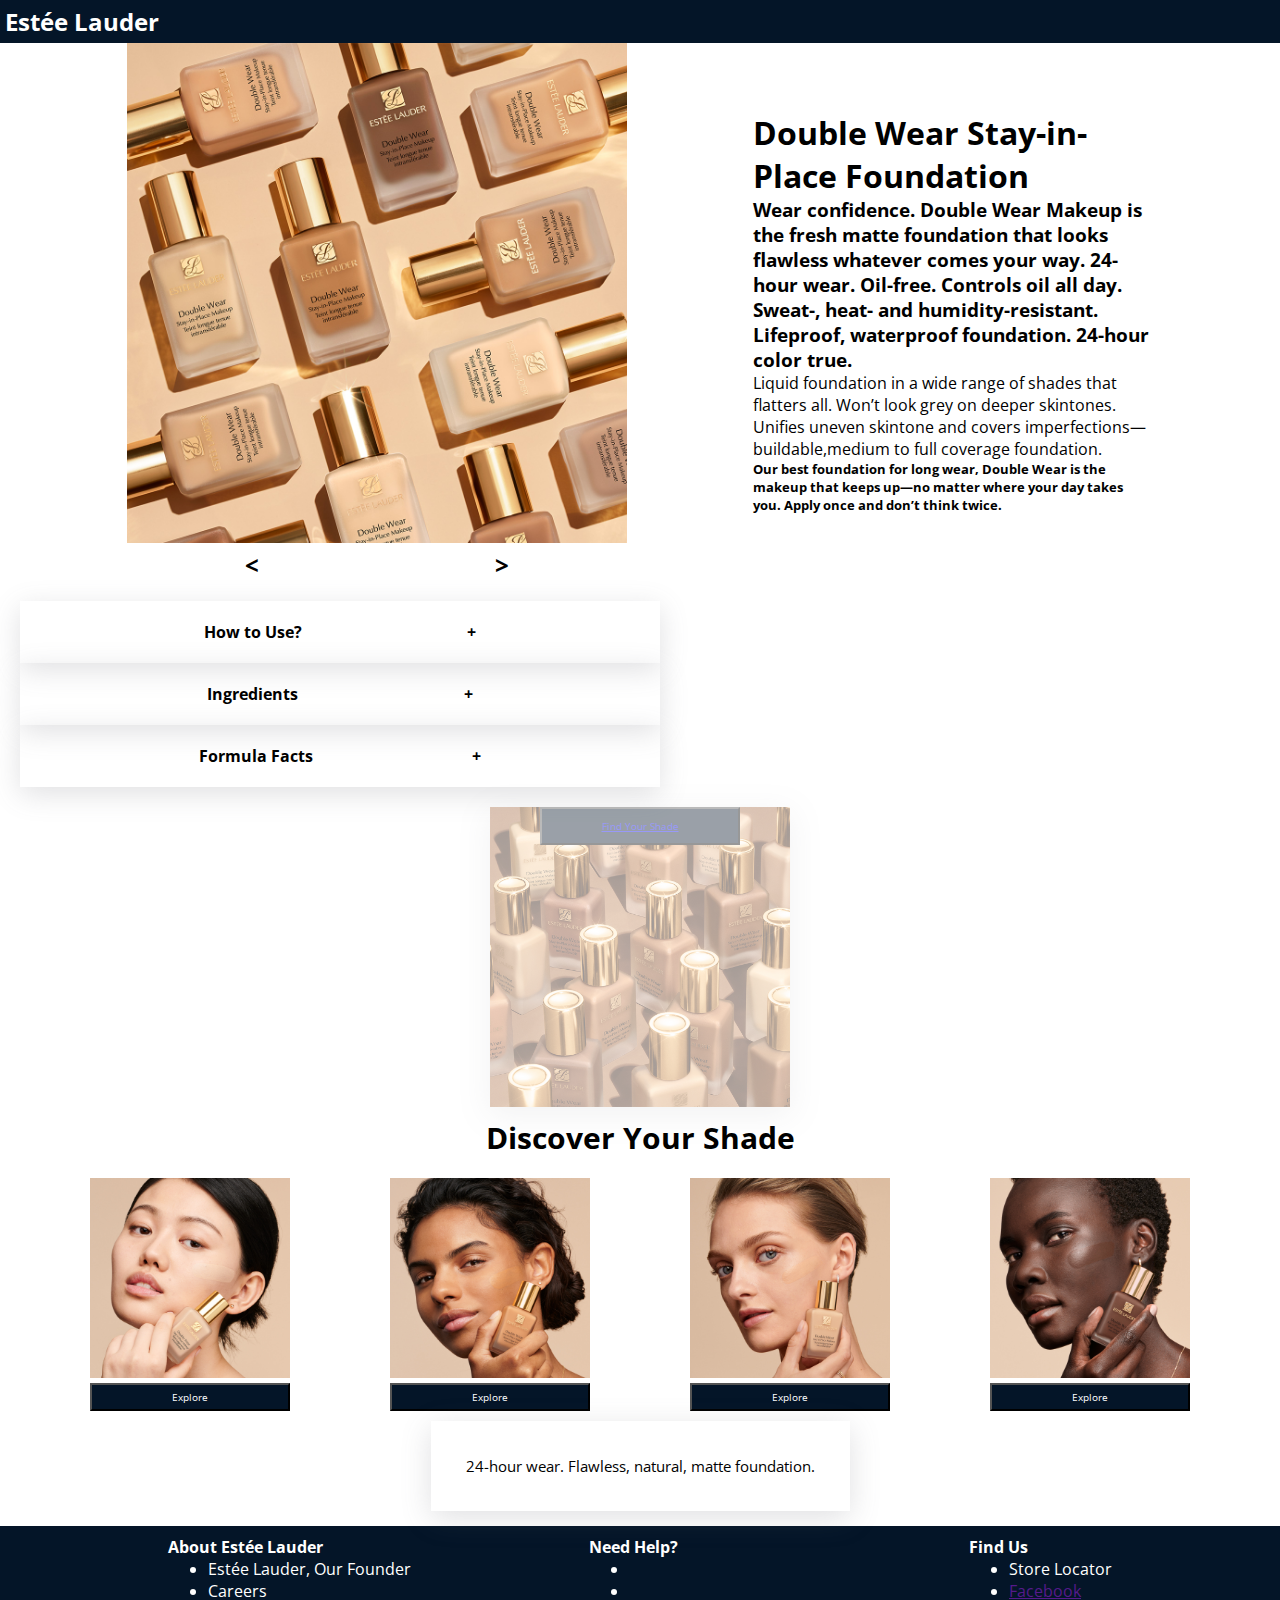
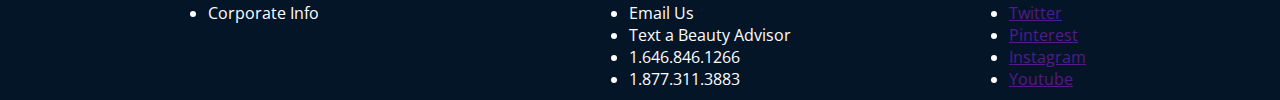
<file: index.html>
<!DOCTYPE html>
<html>
  <head>
    <meta charset="utf-8">
    <meta name="viewport" content="width=device-width">
    <title>repl.it</title>
    <link href="style.css" rel="stylesheet" type="text/css" />
    <link rel="stylesheet" href="shade.css">

    <link rel="preconnect" href="https://fonts.googleapis.com">
    <link rel="preconnect" href="https://fonts.gstatic.com" crossorigin>
    <link href="https://fonts.googleapis.com/css2?family=Open+Sans:ital@1&display=swap" rel="stylesheet">
  </head>
  <header>
   <nav>
     <h2>
       Estée Lauder
     </h2>
   </nav>
  </header>
  <body>
    <div class="intro">
      <div class="intro-img">
        <img id="i-img1" src="intro/1.jpg" alt="">
        <img id="i-img2" src="intro/2.jpg" alt="">
        <img id="i-img3" src="intro/3.jpg" alt="">
        <div class="pass"> 
          <h2 id="back"><</h2> 
          <h2 id="front">></h2>
        </div>
      </div>
      <div class="intro-txt">
        <h1>Double Wear Stay-in-Place Foundation</h1>
        <h3>Wear confidence. Double Wear Makeup is the fresh matte foundation that looks flawless whatever comes your way. 24-hour wear. Oil-free. Controls oil all day. Sweat-, heat- and humidity-resistant. Lifeproof, waterproof foundation. 24-hour color true.</h3>
        
        <p>Liquid foundation in a wide range of shades that flatters all. Won’t look grey on deeper skintones.
          
        Unifies uneven skintone and covers imperfections—buildable,medium to full coverage foundation.</p>

        <h5>Our best foundation for long wear, Double Wear is the makeup that keeps up—no matter where your day takes you. Apply once and don’t think twice.</h5>
      </div>
    </div>
<center>
    <div class="box">
      <div class="box-info">
        <div class="qq">
          <h4 class="q">How to Use?</h4>
          <h4 class="plus" id="sum1">+</h4>
        </div>
        
        <p class="a"  id="a1">Using fingertips, sponge or foundation brush, smooth the liquid foundation over skin. Start at center of face and blending outward.<br><br>
          
        Add a little more to build it as a full coverage foundation.<br><br>
        
        PRO TIPS <br><br>
        
        Shake well, and allow any liquid foundation to dry completely before confirming it’s your perfect shade. <br> <br>
        
        And always test it on your face (not your arm or wrist) for the most accurate results.</p>
        
        <div class="qq">
          <h4 class="q">Ingredients</h4>
          <h4 class="plus" id="sum2">+</h4>
        </div>

        <p class="a"  id="a2">Ingredients: Water\Aqua\Eau , Cyclopentasiloxane , Trimethylsiloxysilicate , Peg/Ppg-18/18 Dimethicone , Butylene Glycol , Tribehenin , Polyglyceryl-3 Diisostearate , Magnesium Sulfate , Tocopheryl Acetate , Polymethylsilsesquioxane , Methicone , Laureth-7 , Xanthan Gum , Alumina , Sodium Dehydroacetate , Disteardimonium Hectorite , Cellulose Gum , Propylene Carbonate , Pentaerythrityl Tetra-Di-T-Butyl Hydroxyhydrocinnamate , Phenoxyethanol , [+/- Iron Oxides (Ci 77491,Ci 77492, Ci 77499) , Mica , Titanium Dioxide (Ci 77891)] ILN39010 <br><br>
        Please be aware that ingredient lists may change or vary from time to time. Please refer to the ingredient list on the product package you receive for the most up to date list of ingredients.</p>

        
        <div class="qq">
          <h4 class="q">Formula Facts</h4>
          <h4 class="plus" id="sum3">+</h4>
        </div>

        <p class="a"  id="a3"></p>
      </div>

    </div>
  </center>

<center>
    <div class="img-detect">
      <button> <a href="ai.html"> Find Your Shade</a></button>
    </div>
</center>

    <h2 id="disc">Discover Your Shade</h2>
    
    <div class="shadetypes">

      <div class="shade">
        <img id="mimg1" src="model/1.jpg" alt="">
        <img id="mimg11" src="model/11.jpg" alt=""><br>
        <button>Explore</button>
      </div>

      <div class="shade">
        <img id="mimg2" src="model/2.jpg" alt="">
        <img id="mimg21" src="model/21.jpg" alt=""><br>
        <button>Explore</button>
      </div>

      <div class="shade">
        <img id="mimg3" src="model/3.jpg" alt="">
        <img id="mimg31" src="model/31.jpg" alt=""><br>
        <button>Explore</button>
      </div>

      <div class="shade">
        <img id="mimg4" src="model/4.jpg" alt="">
        <img id="mimg41" src="model/41.jpg" alt=""><br>
        <button>Explore</button>
      </div>
    </div>

    <div class="typesColorShades">
       <div class="colorshade" id="s-1">
        <img src="colors/1.jpg" alt="">

        <div class="color-s">
          <div class="c">
            <div class="circle" id=""> </div>
            <div class="circle" id=""> </div>
            <div class="circle" id=""> </div>
            <div class="circle" id=""> </div>
          </div>

          <div class="c">            
            <div class="circle" id=""></div>
            <div class="circle" id=""></div>
            <div class="circle" id=""></div>
            <div class="circle" id=""></div>
          </div>

          <div class="c">            
            <div class="circle" id=""></div>
            <div class="circle" id=""></div>
            <div class="circle" id=""></div>
            <div class="circle" id=""></div>
          </div>
        </div>
      </div>

      <div class="colorshade" id="s-2">
        <img src="colors/2.jpg" alt="">

        <div class="color-s">
          <div class="c">
            <div class="circle" id=""></div>
            <div class="circle" id=""></div>
            <div class="circle" id=""></div>
            <div class="circle" id=""></div>
          </div>

          <div class="c">            
            <div class="circle" id=""></div>
            <div class="circle" id=""></div>
            <div class="circle" id=""></div>
            <div class="circle" id=""></div>
          </div>

          <div class="c">            
            <div class="circle" id=""></div>
            <div class="circle" id=""></div>
            <div class="circle" id=""></div>
            <div class="circle" id=""></div>
          </div>
        </div>
      </div>

      <div class="colorshade" id="s-3">
        <img src="colors/3.jpg" alt="">

        <div class="color-s">
          <div class="c">
            <div class="circle" id=""></div>
            <div class="circle" id=""></div>
            <div class="circle" id=""></div>
            <div class="circle" id=""></div>
          </div>

          <div class="c">
            <div class="circle" id=""></div>
            <div class="circle" id=""></div>
            <div class="circle" id=""></div>
            <div class="circle" id=""></div>
          </div>

          <div class="c">
            <div class="circle" id=""></div>
            <div class="circle" id=""></div>
            <div class="circle" id=""></div>
            <div class="circle" id=""></div>
          </div>
        </div>
      </div>

      <div class="colorshade" id="s-4">
        <img src="colors/4.jpg" alt="">

        <div class="color-s">
          <div class="c">
            <div class="circle" id=""></div>
            <div class="circle" id=""></div>
            <div class="circle" id=""></div>
            <div class="circle" id=""></div>
          </div>

          <div class="c">
            <div class="circle" id=""></div>
            <div class="circle" id=""></div>
            <div class="circle" id=""></div>
            <div class="circle" id=""></div>
          </div>

          <div class="c">
            <div class="circle" id=""></div>
            <div class="circle" id=""></div>
            <div class="circle" id=""></div>
            <div class="circle" id=""></div>
          </div>
        </div>
      </div>

    </div>

   <div class="facts-b">
    <div class="facts">
      <center><p id="f"></p></center>
    </div>
  </div>

   <footer>
      <div class="foot">
       <h4>About Estée Lauder</h4>
       <ul>
         <li>Estée Lauder, Our Founder</li>
         <li>Careers</li>
         <li>Corporate Info</li>
       </ul>
     </div>

     <div class="foot">
       <h4>Need Help?</h4>
       <ul>
         <li></li>
         <li></li>
         <li>Email Us</li>
         <li>Text a Beauty Advisor</li>
         <li>1.646.846.1266</li>
         <li>1.877.311.3883</li>
       </ul>
     </div>

    <div class="foot">
      <h4>Find Us</h4>
       <ul>
         <li>Store Locator</li>
         <li><a href="">Facebook</a></li>
         <li><a href="">Twitter</a></li>
         <li><a href="">Pinterest</a></li>
         <li><a href="">Instagram</a></li>
         <li><a href="">Youtube</a></li>
       </ul>
     </div>

   </footer>
    <script src="script.js"></script>
  </body>
</html>
</file>
<file: style.css>
*{
  margin: 0;
  font-family: 'Open Sans', sans-serif;
}

nav{
  background-color: #041528;
}

nav h2{
  color: white;
  padding: 5px;

}

.intro{
  display: flex;
  flex-wrap: wrap;
  justify-content: space-evenly;
  align-items: center;

  
}

.pass {
  display: flex;
  justify-content: space-around;
}

#i-img1{
 width: 500px; 
}

#i-img2{
  display: none;
  width: 500px;
}

#i-img3{
  display: none;
  width: 500px;
}

.intro-txt{
  width:400px;
}

.box{
  padding:20px;
  display: flex;
}
.qq{
  display: flex;
  justify-content:space-evenly;
  flex-wrap: wrap; 
  align-items: center;

  padding: 20px;

  width: 600px;

  box-shadow: rgba(100, 100, 111, 0.2) 0px 7px 29px 0px;
}

.a {
  box-shadow: rgba(100, 100, 111, 0.2) 0px 7px 29px 0px;
  display: none;
  width: 600px;
  padding: 20px;

}

.img-detect{
  background-image: url(back-g/1.jpg);
  background-size: 300px;
  opacity: 40%;
  width: 300px;
  height: 300px;
  box-shadow: rgba(100, 100, 111, 0.2) 0px 7px 29px 0px;

  text-align: center;
}

.img-detect button{
   font-size: 10px;
   padding: 10px;
   width: 200px;
   background-color: #041528;
   color: white;
}

#disc{
  text-align: center;
  font-size: 30px;
  padding: 10px;
}

.shadetypes{
  display: flex;
  flex-wrap: wrap; 
  justify-content: space-evenly;
  align-items: center;
}

.shade{
  margin: 10px;
}

.shade button{
   justify-content: center;
   font-size: 10px;
   padding: 5px;
   width: 200px;
   background-color: #041528;
   color:white;
}

.shade button:hover{
   background-color: #041528e0;
}

.shade img{
  width: 200px;
}

#mimg11{
  display: none;
}

#mimg21{
  display: none;
}

#mimg31{
  display: none;
}

#mimg41{
  display: none;
}

.facts-b{
  display: flex;
  flex-wrap: wrap;
  justify-content: center;
  align-items: center;
}

.facts{
  box-shadow: rgba(100, 100, 111, 0.2) 0px 7px 29px 0px;
}

#f{
  padding: 15px;
  font-size: 15px;

  margin: 20px;
}

footer{
  display: flex;
  flex-wrap: wrap;
  justify-content: space-evenly;
  background-color:#041528;

  margin-top: 15px;
}

.foot{
  padding: 10px;
}

.foot h4{
  color: white;
}

.foot li{
  color: white;
}
</file>
<file: shade.css>
.shade-type{
  display: flex;
  justify-content: space-evenly;
  align-items: center;
  flex-wrap: wrap;
}

.colorshade{
  display: flex;
  justify-content: center;
  align-items: center;
  flex-wrap: wrap;
}

#s-1{
  display: none;
}

#s-2{
  display: none;
}

#s-3{
  display: none;
}

#s-4{
  display: none;
}

.colorshade img{
  width: 250px;

  display: flex;
  justify-content: space-evenly;
  align-items: center;
  flex-wrap: wrap;
}
.color-s{
  display: flex;
  justify-content: space-evenly;
  align-items: center;
}

.c{
  width: 150px;
}

.circle{
  background-color: black;
  border-radius: 100% ;
  width: 33px;
  height: 33px;

  margin: 10px;
}
</file>
